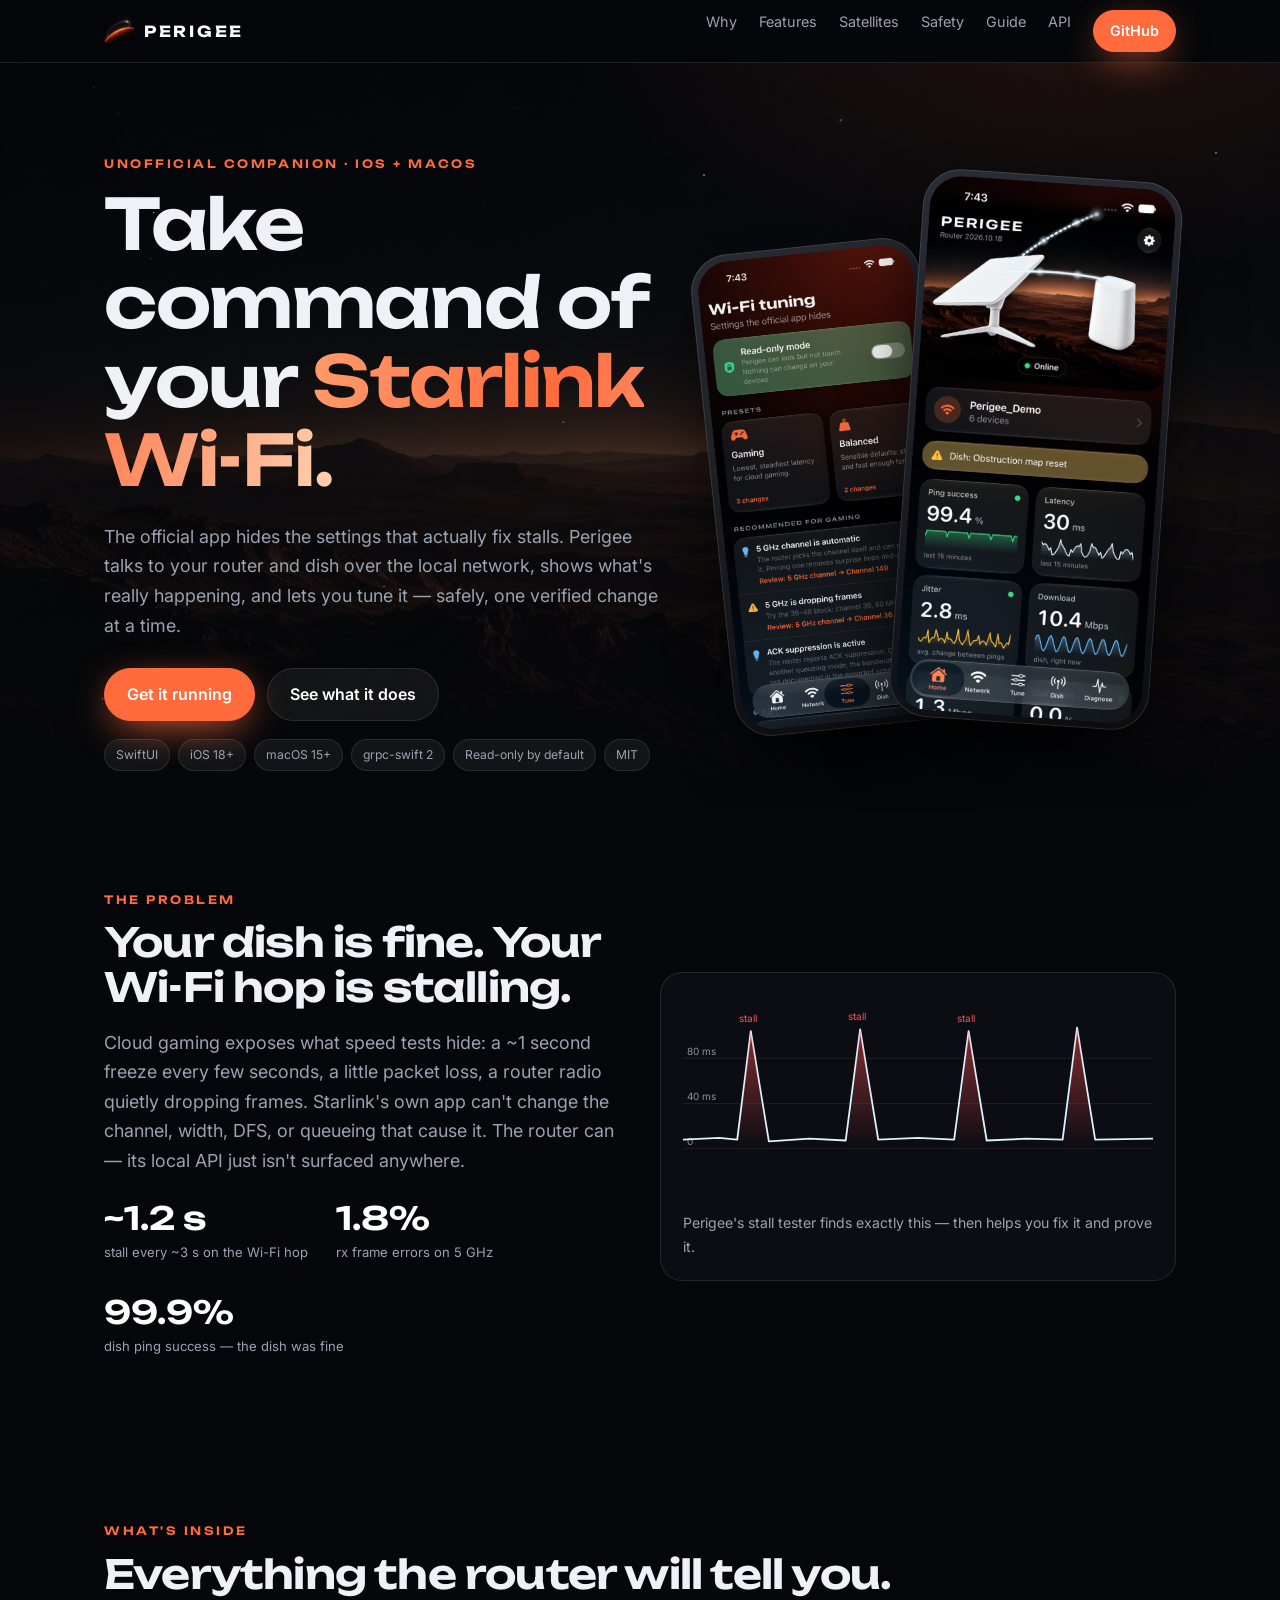
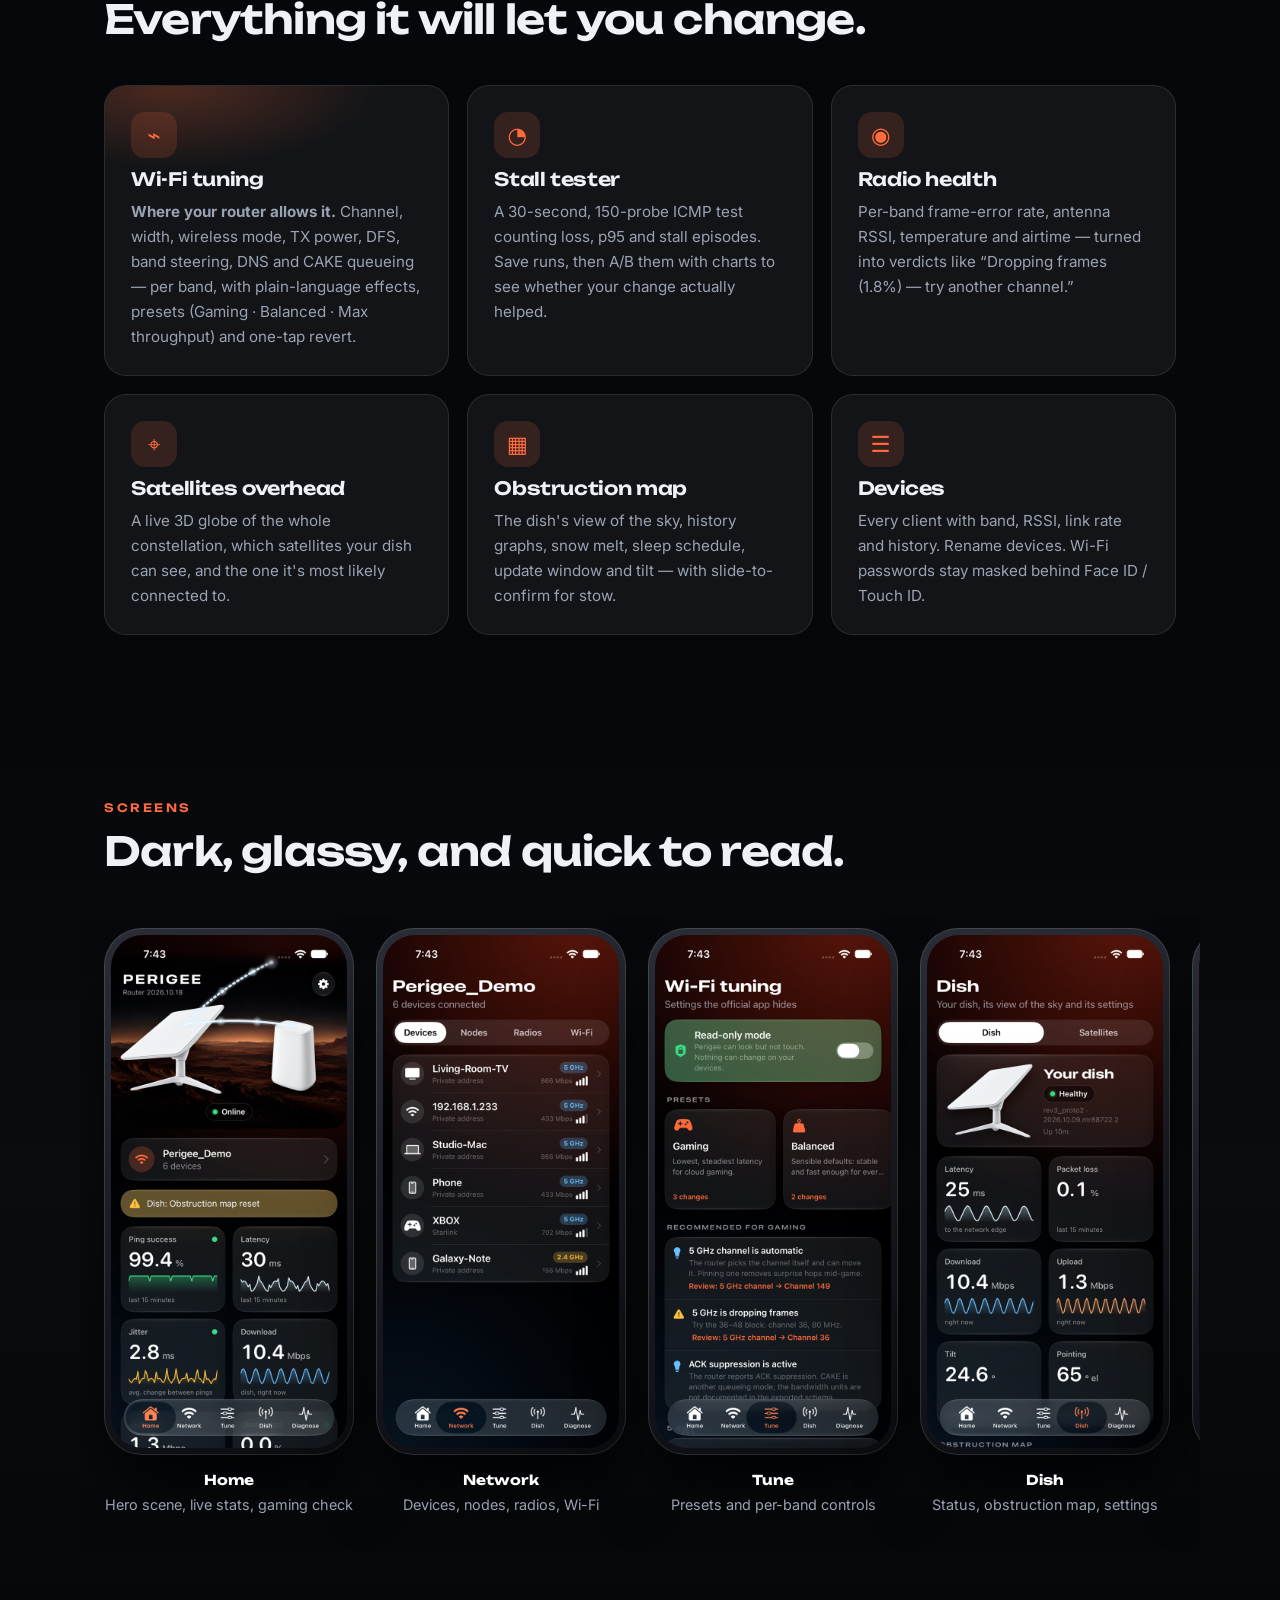
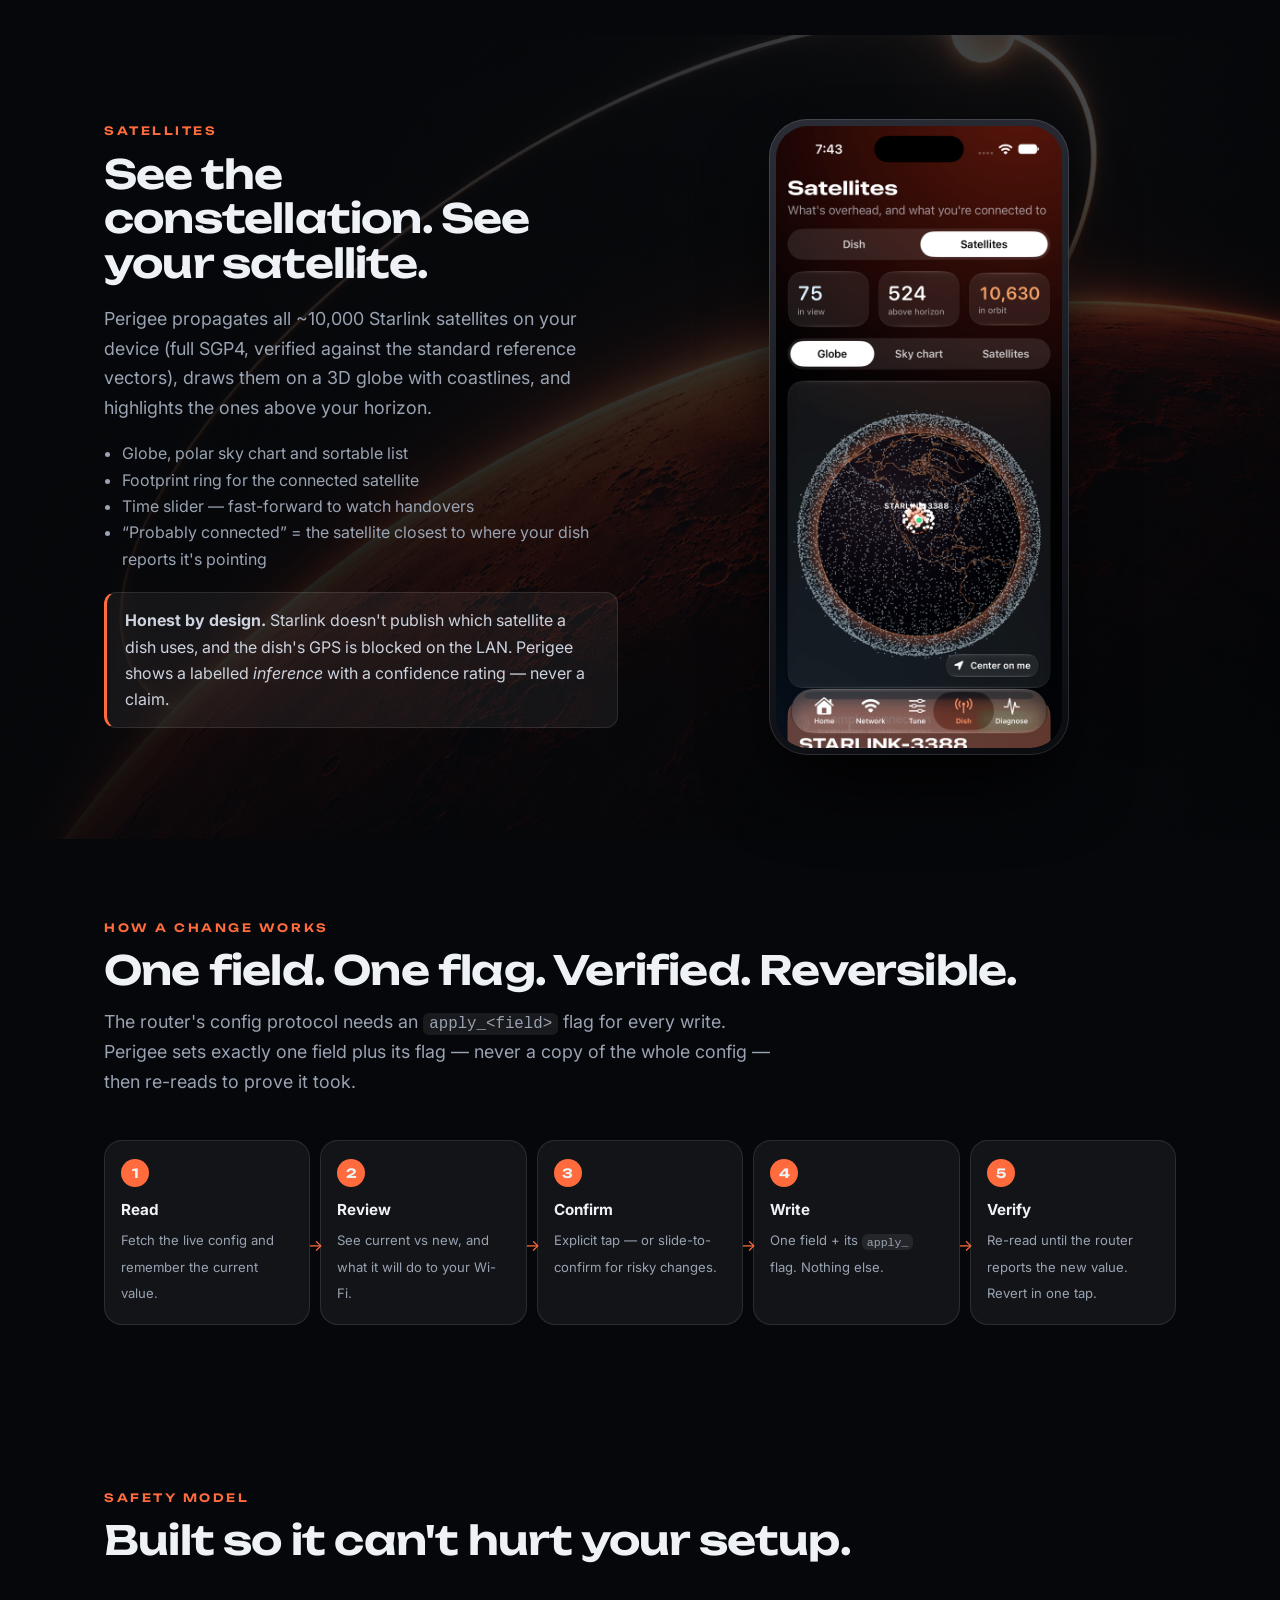
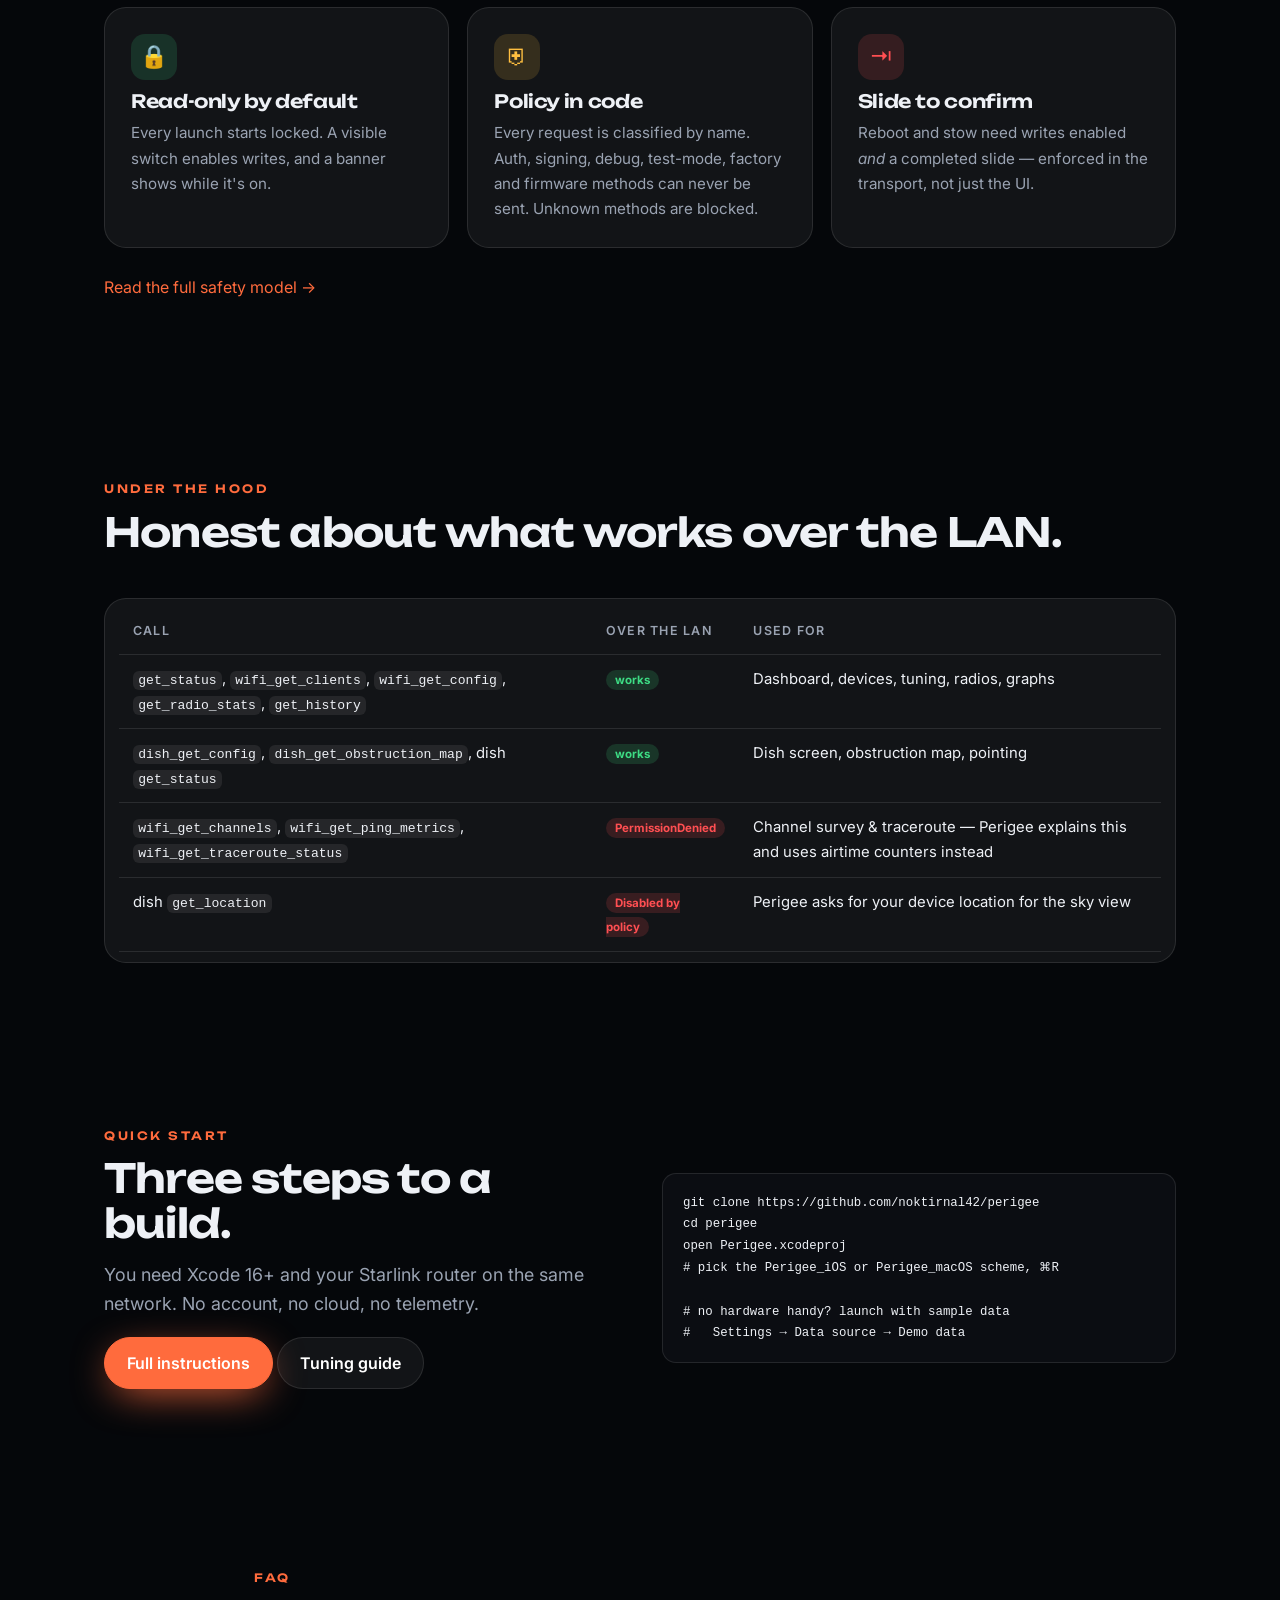
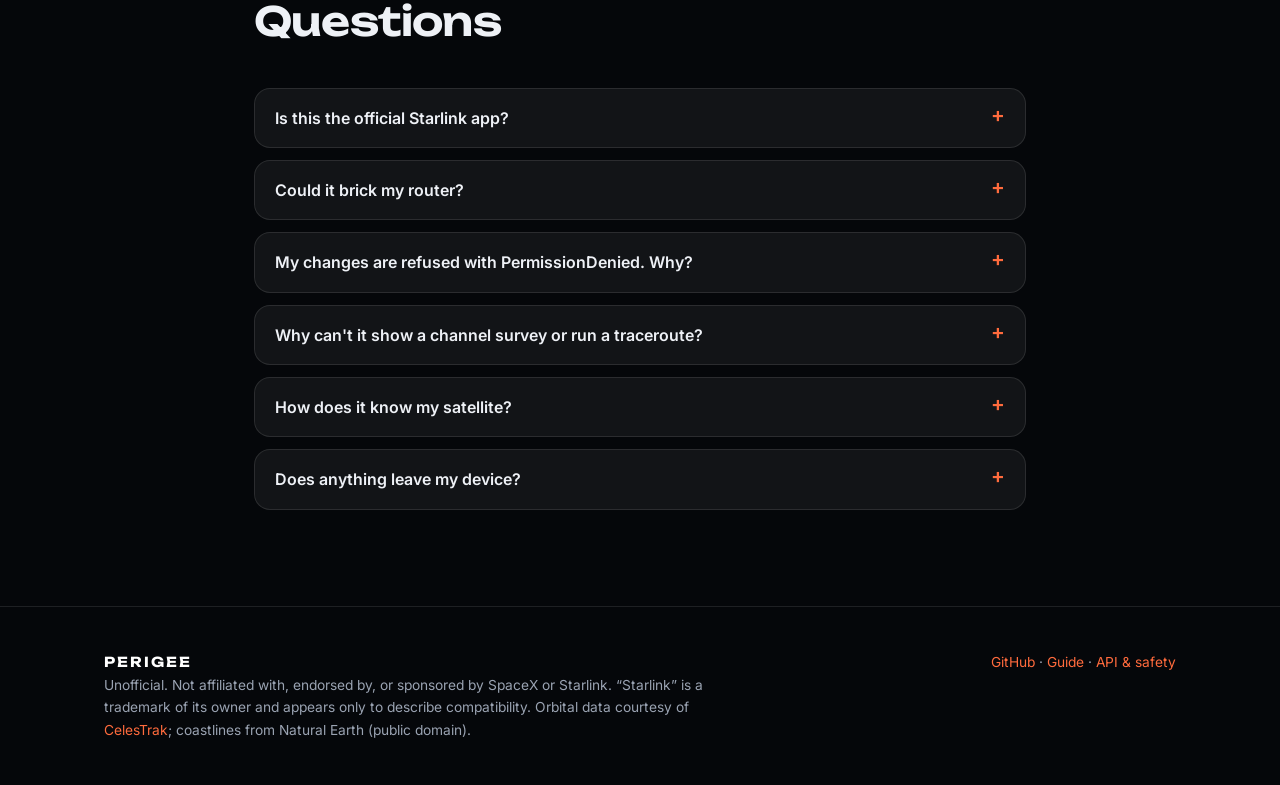
<file: docs/index.html>
<!doctype html>
<html lang="en">
<head>
<meta charset="utf-8">
<meta name="viewport" content="width=device-width,initial-scale=1">
<title>Perigee — the control room your Starlink Wi-Fi never had</title>
<meta name="description" content="Perigee is a native iOS and macOS companion for Starlink's local API: tune Wi-Fi channels, kill bufferbloat, measure stalls, and watch the satellites overhead. Open source, read-only by default.">
<meta property="og:title" content="Perigee — take command of your Starlink Wi-Fi">
<meta property="og:description" content="Native iOS + macOS app. Tune channels, CAKE and DFS, A/B test stalls, see which satellite you're connected to.">
<meta property="og:image" content="https://noktirnal42.github.io/perigee/assets/social.png">
<meta name="theme-color" content="#05070a">
<meta name="twitter:card" content="summary_large_image">
<link rel="icon" href="assets/icon-512.png">
<link rel="preconnect" href="https://fonts.googleapis.com"><link rel="preconnect" href="https://fonts.gstatic.com" crossorigin>
<link href="https://fonts.googleapis.com/css2?family=Inter:wght@400;500;600&family=Unbounded:wght@500;600;700&display=swap" rel="stylesheet">
<link rel="stylesheet" href="assets/site.css">
</head>
<body>
<nav><div class="wrap">
  <a class="brand" href="#top"><img src="assets/icon-512.png" alt="">PERIGEE</a>
  <div class="links"><a href="#why">Why</a><a href="#features">Features</a><a href="#sky">Satellites</a><a href="#safety">Safety</a><a href="guide.html">Guide</a><a href="api.html">API</a>
  <a class="btn primary" style="padding:8px 16px" href="https://github.com/noktirnal42/perigee">GitHub</a></div>
</div></nav>

<header class="hero" id="top">
  <div class="stars"></div>
  <div class="wrap hero-grid">
    <div>
      <span class="eyebrow">Unofficial companion · iOS + macOS</span>
      <h1>Take command of your <em>Starlink Wi-Fi.</em></h1>
      <p class="lead" style="margin-top:22px">The official app hides the settings that actually fix stalls. Perigee talks to your router and dish over the local network, shows what's really happening, and lets you tune it — safely, one verified change at a time.</p>
      <div class="cta">
        <a class="btn primary" href="https://github.com/noktirnal42/perigee#quick-start">Get it running</a>
        <a class="btn" href="#features">See what it does</a>
      </div>
      <div class="badges"><span class="badge">SwiftUI</span><span class="badge">iOS 18+</span><span class="badge">macOS 15+</span><span class="badge">grpc-swift 2</span><span class="badge">Read-only by default</span><span class="badge">MIT</span></div>
    </div>
    <div class="phone-stack" aria-hidden="true">
      <div class="phone b float d"><img src="assets/screens/ios-tune.png" alt="" loading="eager"></div>
      <div class="phone a float"><img src="assets/screens/ios-home.png" alt="Perigee home screen showing dish, router and live stats"></div>
    </div>
  </div>
</header>

<section id="why">
  <div class="wrap problem">
    <div class="reveal">
      <span class="eyebrow">The problem</span>
      <h2>Your dish is fine. Your Wi-Fi hop is stalling.</h2>
      <p class="lead" style="margin-top:18px">Cloud gaming exposes what speed tests hide: a ~1 second freeze every few seconds, a little packet loss, a router radio quietly dropping frames. Starlink's own app can't change the channel, width, DFS, or queueing that cause it. The router can — its local API just isn't surfaced anywhere.</p>
      <div class="stat-row">
        <div class="stat"><b>~1.2 s</b><span>stall every ~3 s on the Wi-Fi hop</span></div>
        <div class="stat"><b>1.8%</b><span>rx frame errors on 5 GHz</span></div>
        <div class="stat"><b>99.9%</b><span>dish ping success — the dish was fine</span></div>
      </div>
    </div>
    <div class="pingviz reveal">
      <svg viewBox="0 0 520 220" role="img" aria-label="Ping chart with periodic stalls">
        <defs><linearGradient id="g" x1="0" x2="0" y1="0" y2="1"><stop offset="0" stop-color="#ff4f52" stop-opacity=".5"/><stop offset="1" stop-color="#ff4f52" stop-opacity="0"/></linearGradient></defs>
        <g stroke="rgba(255,255,255,.08)"><path d="M0 170H520M0 120H520M0 70H520"/></g>
        <g fill="#8a93a3" font-size="11" font-family="Inter,sans-serif"><text x="4" y="66">80 ms</text><text x="4" y="116">40 ms</text><text x="4" y="166">0</text></g>
        <path d="M0 160 L40 158 L60 160 L75 40 L95 162 L140 159 L180 161 L196 38 L216 160 L260 158 L300 160 L316 40 L336 161 L380 159 L420 160 L436 36 L456 160 L520 159" fill="none" stroke="#dbf2ff" stroke-width="2" stroke-linejoin="round"/>
        <path d="M60 170 L75 40 L95 170Z M181 170 L196 38 L216 170Z M301 170 L316 40 L336 170Z M421 170 L436 36 L456 170Z" fill="url(#g)"/>
        <g fill="#ff4f52" font-size="11" font-family="Inter,sans-serif"><text x="62" y="30">stall</text><text x="183" y="28">stall</text><text x="303" y="30">stall</text></g>
      </svg>
      <p style="color:var(--muted);font-size:.88rem;margin:10px 0 0">Perigee's stall tester finds exactly this — then helps you fix it and prove it.</p>
    </div>
  </div>
</section>

<section id="features">
  <div class="wrap">
    <div class="sec-head reveal"><span class="eyebrow">What's inside</span><h2>Everything the router will tell you.<br>Everything it will let you change.</h2></div>
    <div class="grid g3">
      <div class="card glow reveal"><div class="ico">⌁</div><h3>Wi-Fi tuning</h3><p><b>Where your router allows it.</b> Channel, width, wireless mode, TX power, DFS, band steering, DNS and CAKE queueing — per band, with plain-language effects, presets (Gaming · Balanced · Max throughput) and one-tap revert.</p></div>
      <div class="card reveal"><div class="ico">◔</div><h3>Stall tester</h3><p>A 30-second, 150-probe ICMP test counting loss, p95 and stall episodes. Save runs, then A/B them with charts to see whether your change actually helped.</p></div>
      <div class="card reveal"><div class="ico">◉</div><h3>Radio health</h3><p>Per-band frame-error rate, antenna RSSI, temperature and airtime — turned into verdicts like “Dropping frames (1.8%) — try another channel.”</p></div>
      <div class="card reveal"><div class="ico">⌖</div><h3>Satellites overhead</h3><p>A live 3D globe of the whole constellation, which satellites your dish can see, and the one it's most likely connected to.</p></div>
      <div class="card reveal"><div class="ico">▦</div><h3>Obstruction map</h3><p>The dish's view of the sky, history graphs, snow melt, sleep schedule, update window and tilt — with slide-to-confirm for stow.</p></div>
      <div class="card reveal"><div class="ico">☰</div><h3>Devices</h3><p>Every client with band, RSSI, link rate and history. Rename devices. Wi-Fi passwords stay masked behind Face ID / Touch ID.</p></div>
    </div>
  </div>
</section>

<section style="background:linear-gradient(180deg,transparent,rgba(255,255,255,.02),transparent)">
  <div class="wrap">
    <div class="sec-head reveal"><span class="eyebrow">Screens</span><h2>Dark, glassy, and quick to read.</h2></div>
    <div class="shots reveal">
      <figure><div class="phone"><img src="assets/screens/ios-home.png" alt="Home" loading="lazy"></div><figcaption><b>Home</b>Hero scene, live stats, gaming check</figcaption></figure>
      <figure><div class="phone"><img src="assets/screens/ios-network.png" alt="Network" loading="lazy"></div><figcaption><b>Network</b>Devices, nodes, radios, Wi-Fi</figcaption></figure>
      <figure><div class="phone"><img src="assets/screens/ios-tune.png" alt="Tune" loading="lazy"></div><figcaption><b>Tune</b>Presets and per-band controls</figcaption></figure>
      <figure><div class="phone"><img src="assets/screens/ios-dish.png" alt="Dish" loading="lazy"></div><figcaption><b>Dish</b>Status, obstruction map, settings</figcaption></figure>
      <figure><div class="phone"><img src="assets/screens/ios-sky.png" alt="Satellites" loading="lazy"></div><figcaption><b>Satellites</b>3D globe and connection</figcaption></figure>
      <figure><div class="phone"><img src="assets/screens/ios-diagnostics.png" alt="Diagnostics" loading="lazy"></div><figcaption><b>Diagnose</b>Stall tester and A/B</figcaption></figure>
    </div>
  </div>
</section>

<section id="sky" class="sky-band">
  <div class="wrap split">
    <div class="reveal">
      <span class="eyebrow">Satellites</span>
      <h2>See the constellation. See your satellite.</h2>
      <p class="lead" style="margin-top:18px">Perigee propagates all ~10,000 Starlink satellites on your device (full SGP4, verified against the standard reference vectors), draws them on a 3D globe with coastlines, and highlights the ones above your horizon.</p>
      <ul style="color:var(--muted);padding-left:1.1em">
        <li>Globe, polar sky chart and sortable list</li>
        <li>Footprint ring for the connected satellite</li>
        <li>Time slider — fast-forward to watch handovers</li>
        <li>“Probably connected” = the satellite closest to where your dish reports it's pointing</li>
      </ul>
      <div class="callout"><b>Honest by design.</b> Starlink doesn't publish which satellite a dish uses, and the dish's GPS is blocked on the LAN. Perigee shows a labelled <i>inference</i> with a confidence rating — never a claim.</div>
    </div>
    <div class="reveal"><div class="phone" style="position:static;width:300px;margin:0 auto;transform:none"><img src="assets/screens/ios-sky.png" alt="3D globe with Starlink satellites" loading="lazy"></div></div>
  </div>
</section>

<section id="tuning">
  <div class="wrap">
    <div class="sec-head reveal"><span class="eyebrow">How a change works</span><h2>One field. One flag. Verified. Reversible.</h2>
      <p class="lead" style="margin-top:14px">The router's config protocol needs an <code>apply_&lt;field&gt;</code> flag for every write. Perigee sets exactly one field plus its flag — never a copy of the whole config — then re-reads to prove it took.</p></div>
    <div class="flow reveal">
      <div class="step"><b>Read</b><span>Fetch the live config and remember the current value.</span></div>
      <div class="step"><b>Review</b><span>See current vs new, and what it will do to your Wi-Fi.</span></div>
      <div class="step"><b>Confirm</b><span>Explicit tap — or slide-to-confirm for risky changes.</span></div>
      <div class="step"><b>Write</b><span>One field + its <code>apply_</code> flag. Nothing else.</span></div>
      <div class="step"><b>Verify</b><span>Re-read until the router reports the new value. Revert in one tap.</span></div>
    </div>
  </div>
</section>

<section id="safety">
  <div class="wrap">
    <div class="sec-head reveal"><span class="eyebrow">Safety model</span><h2>Built so it can't hurt your setup.</h2></div>
    <div class="grid g3">
      <div class="card reveal"><div class="ico" style="background:rgba(61,220,132,.15);color:var(--good)">🔒</div><h3>Read-only by default</h3><p>Every launch starts locked. A visible switch enables writes, and a banner shows while it's on.</p></div>
      <div class="card reveal"><div class="ico" style="background:rgba(255,191,64,.15);color:var(--warn)">⛨</div><h3>Policy in code</h3><p>Every request is classified by name. Auth, signing, debug, test-mode, factory and firmware methods can never be sent. Unknown methods are blocked.</p></div>
      <div class="card reveal"><div class="ico" style="background:rgba(255,79,82,.15);color:var(--bad)">⇥</div><h3>Slide to confirm</h3><p>Reboot and stow need writes enabled <i>and</i> a completed slide — enforced in the transport, not just the UI.</p></div>
    </div>
    <p style="margin-top:26px" class="reveal"><a href="api.html#safety">Read the full safety model →</a></p>
  </div>
</section>

<section>
  <div class="wrap">
    <div class="sec-head reveal"><span class="eyebrow">Under the hood</span><h2>Honest about what works over the LAN.</h2></div>
    <div class="card reveal" style="padding:10px 14px"><table>
      <tr><th>Call</th><th>Over the LAN</th><th>Used for</th></tr>
      <tr><td><code>get_status</code>, <code>wifi_get_clients</code>, <code>wifi_get_config</code>, <code>get_radio_stats</code>, <code>get_history</code></td><td><span class="tag ok">works</span></td><td>Dashboard, devices, tuning, radios, graphs</td></tr>
      <tr><td><code>dish_get_config</code>, <code>dish_get_obstruction_map</code>, dish <code>get_status</code></td><td><span class="tag ok">works</span></td><td>Dish screen, obstruction map, pointing</td></tr>
      <tr><td><code>wifi_get_channels</code>, <code>wifi_get_ping_metrics</code>, <code>wifi_get_traceroute_status</code></td><td><span class="tag no">PermissionDenied</span></td><td>Channel survey & traceroute — Perigee explains this and uses airtime counters instead</td></tr>
      <tr><td>dish <code>get_location</code></td><td><span class="tag no">Disabled by policy</span></td><td>Perigee asks for your device location for the sky view</td></tr>
    </table></div>
  </div>
</section>

<section id="start">
  <div class="wrap split">
    <div class="reveal">
      <span class="eyebrow">Quick start</span><h2>Three steps to a build.</h2>
      <p class="lead" style="margin-top:14px">You need Xcode 16+ and your Starlink router on the same network. No account, no cloud, no telemetry.</p>
      <p><a class="btn primary" href="https://github.com/noktirnal42/perigee#quick-start">Full instructions</a> <a class="btn" href="guide.html">Tuning guide</a></p>
    </div>
    <pre class="reveal"><code>git clone https://github.com/noktirnal42/perigee
cd perigee
open Perigee.xcodeproj
# pick the Perigee_iOS or Perigee_macOS scheme, ⌘R

# no hardware handy? launch with sample data
#   Settings → Data source → Demo data</code></pre>
  </div>
</section>

<section>
  <div class="wrap" style="max-width:820px">
    <div class="sec-head reveal"><span class="eyebrow">FAQ</span><h2>Questions</h2></div>
    <details class="reveal"><summary>Is this the official Starlink app?</summary><p>No. Perigee is an independent, open-source companion. It isn't made, endorsed or supported by SpaceX or Starlink, and uses none of their logos or artwork.</p></details>
    <details class="reveal"><summary>Could it brick my router?</summary><p>It's designed not to: writes are off by default, limited to documented single-field config changes, verified after sending, and revertible. Factory-reset, firmware and debug calls are blocked in code. Even so, changing Wi-Fi settings can briefly drop your devices — you're always warned first.</p></details>
    <details class="reveal"><summary>My changes are refused with PermissionDenied. Why?</summary><p>Some routers only accept configuration writes from Starlink's own authenticated app, not from the local network. Perigee detects the refusal, explains it, stops retrying, and switches that device to view-only. You still get live status, radio health, the stall tester and A/B comparison, plus a shareable plan of recommended settings to apply on your own router. Perigee will never try to authenticate or bypass the refusal.</p></details>
    <details class="reveal"><summary>Why can't it show a channel survey or run a traceroute?</summary><p>The router refuses those calls from the local network (<code>PermissionDenied</code>). Perigee detects that at runtime, tells you plainly, and works around it where it can.</p></details>
    <details class="reveal"><summary>How does it know my satellite?</summary><p>It doesn't know — it infers. The dish reports its boresight azimuth/elevation; Perigee computes where every satellite is right now and picks the closest. You get a confidence rating and the raw angular separation.</p></details>
    <details class="reveal"><summary>Does anything leave my device?</summary><p>Only a public download of satellite orbital data from CelesTrak (no personal data). Your location, Wi-Fi details and test results stay on your device.</p></details>
  </div>
</section>

<footer><div class="wrap cols">
  <div class="fine"><b style="color:#fff;font-family:var(--wide);letter-spacing:.15em">PERIGEE</b><br>Unofficial. Not affiliated with, endorsed by, or sponsored by SpaceX or Starlink. “Starlink” is a trademark of its owner and appears only to describe compatibility. Orbital data courtesy of <a href="https://celestrak.org">CelesTrak</a>; coastlines from Natural Earth (public domain).</div>
  <div><a href="https://github.com/noktirnal42/perigee">GitHub</a> · <a href="guide.html">Guide</a> · <a href="api.html">API &amp; safety</a></div>
</div></footer>
<script src="assets/site.js"></script>
</body></html>
</file>
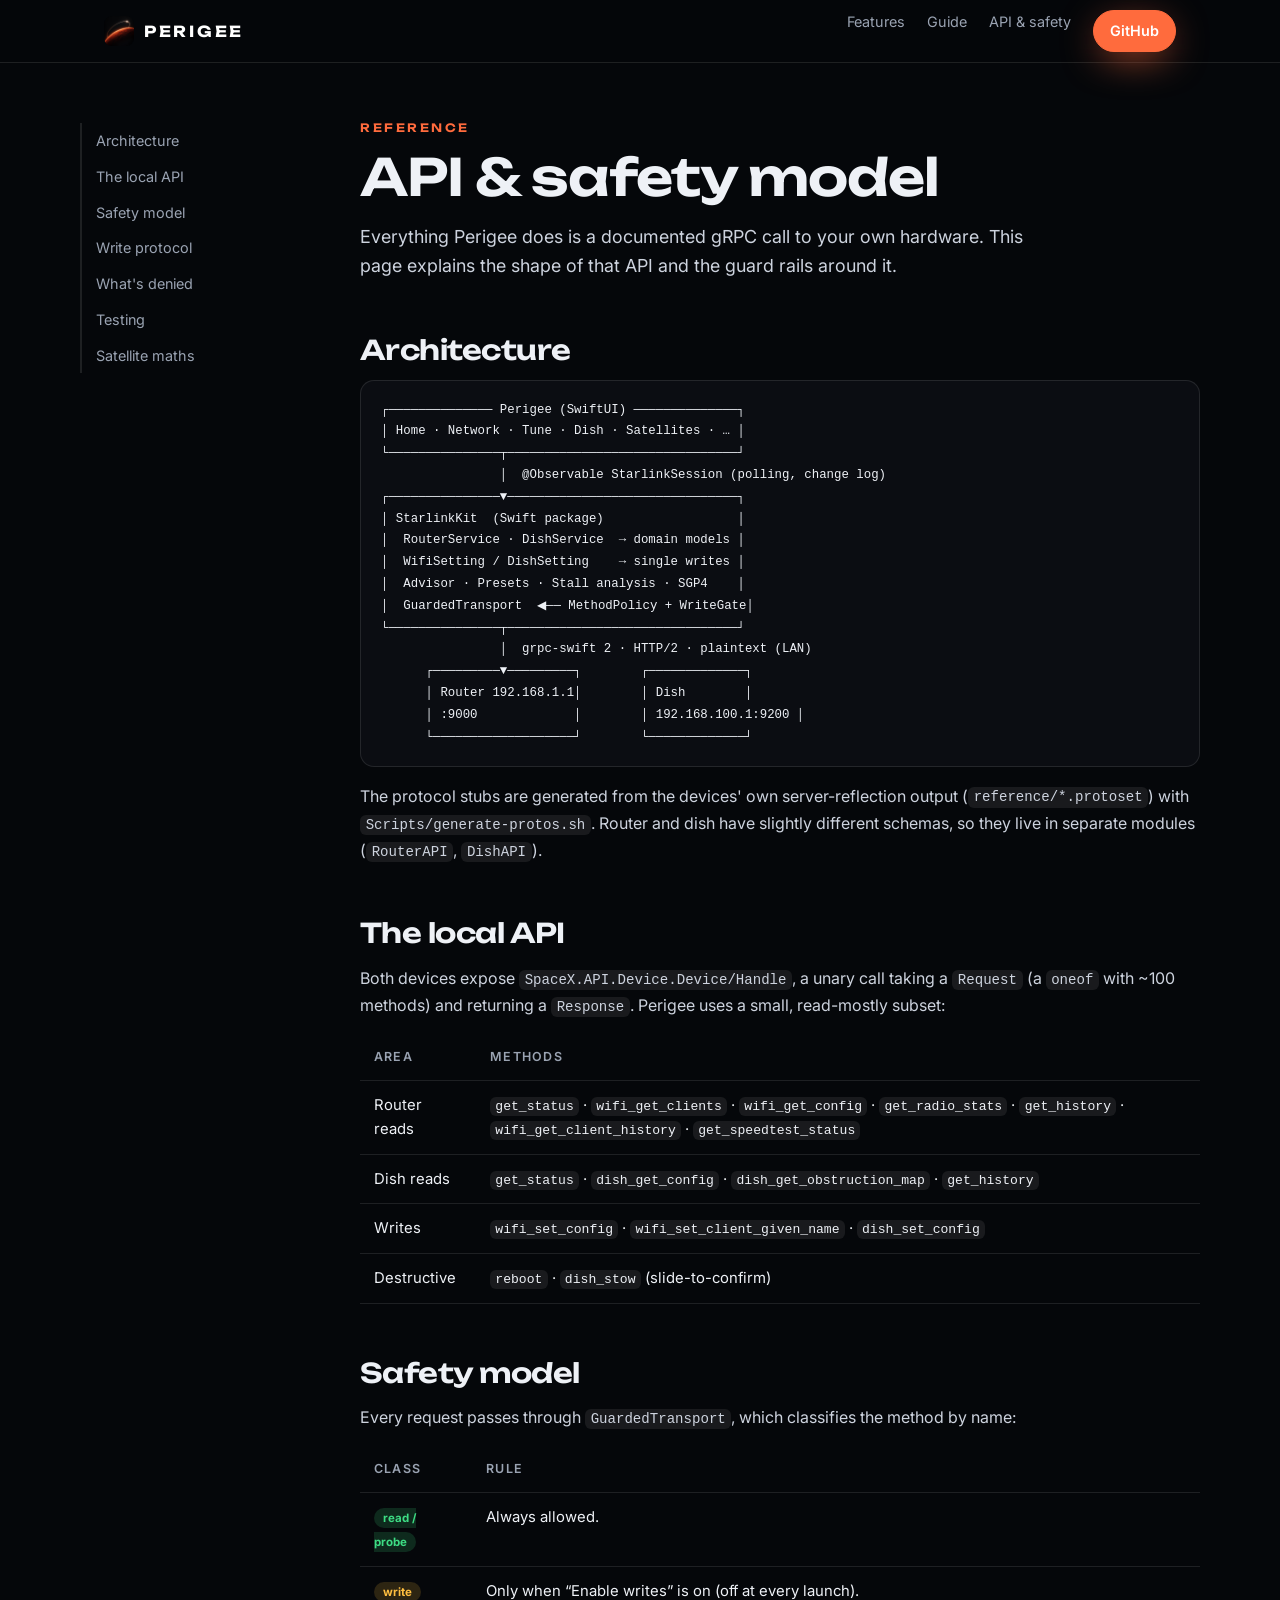
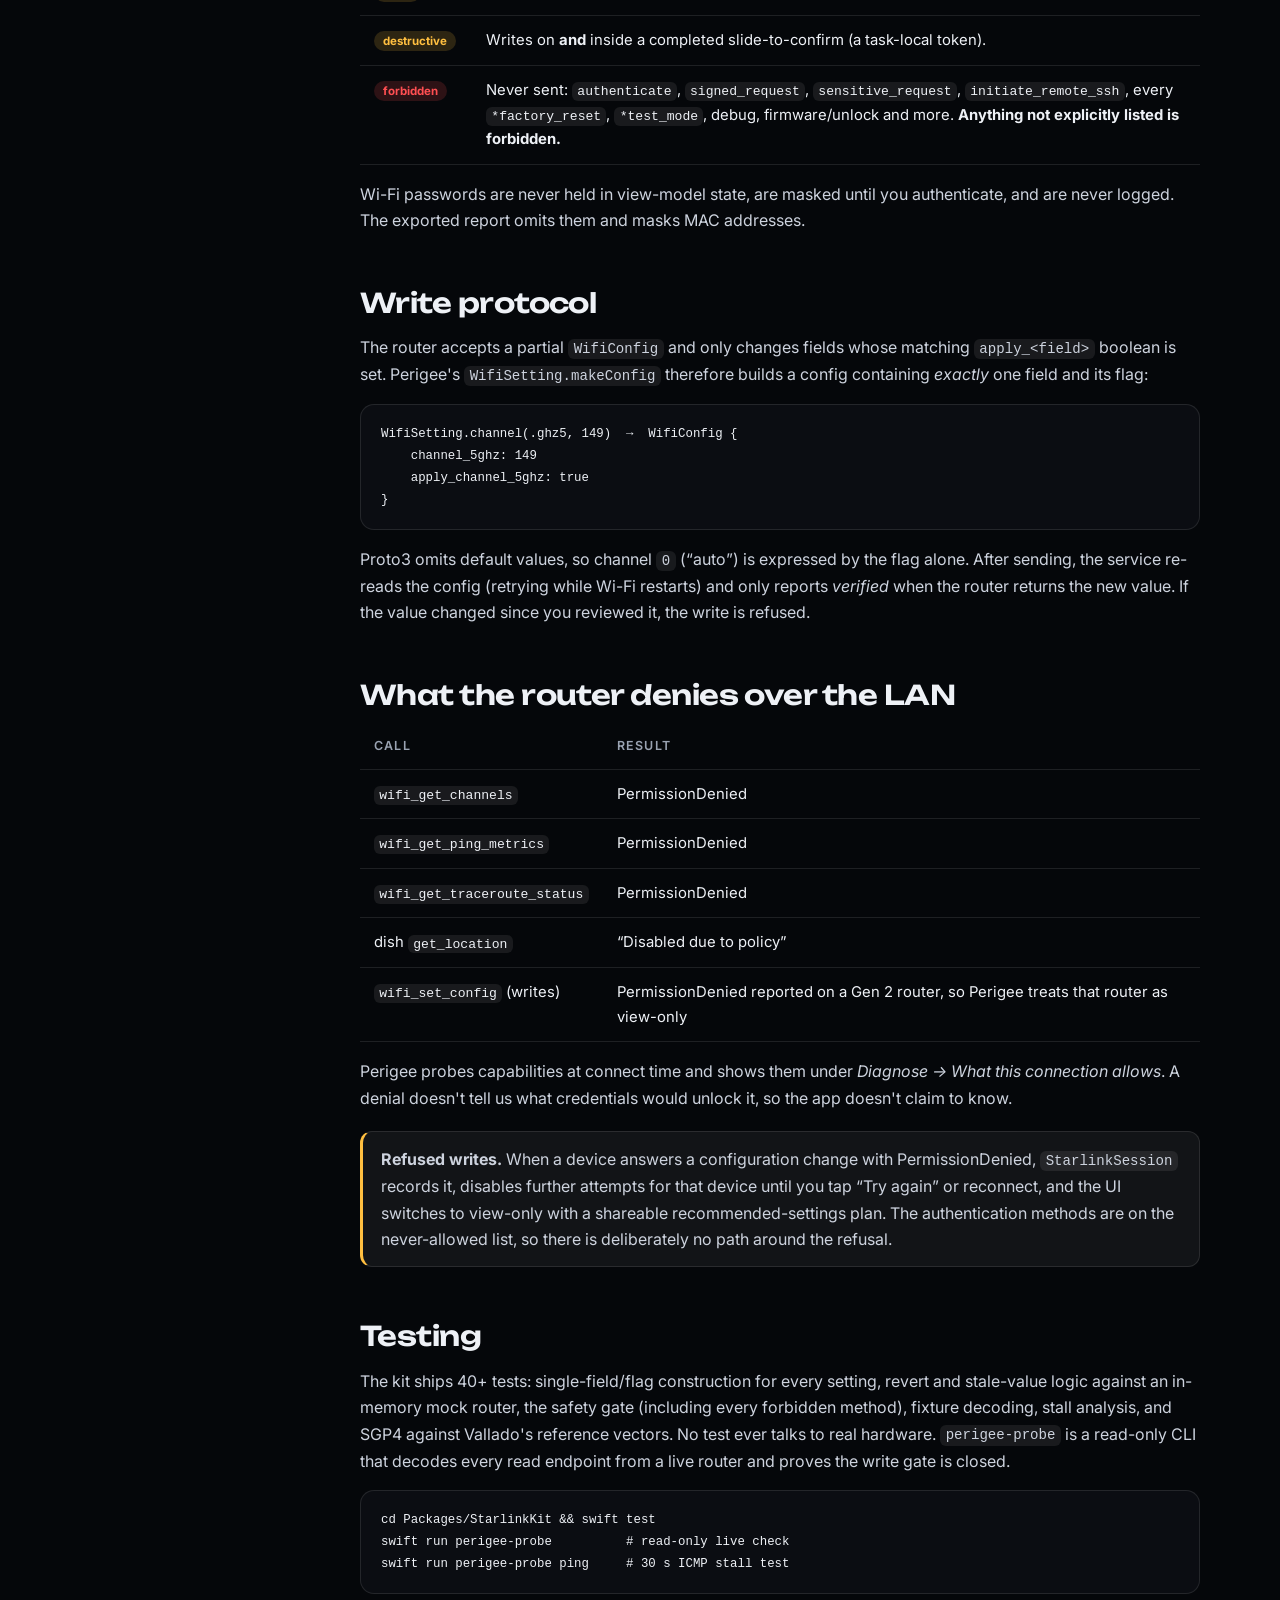
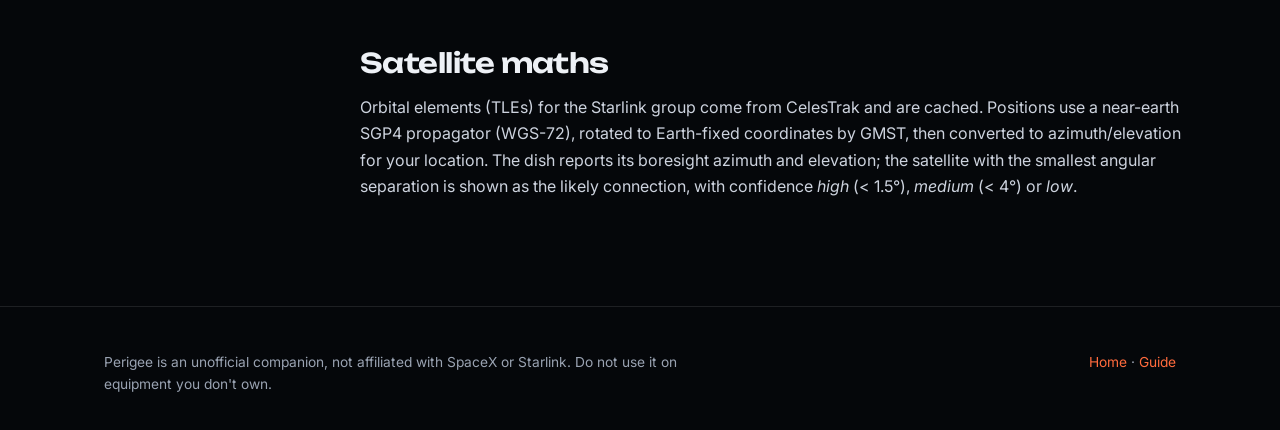
<file: docs/api.html>
<!doctype html><html lang="en"><head><meta charset="utf-8"><meta name="viewport" content="width=device-width,initial-scale=1">
<title>API & safety model · Perigee</title><meta name="description" content="How Perigee talks to Starlink's local gRPC API, what it blocks, and how writes work."><meta name="theme-color" content="#05070a"><link rel="icon" href="assets/icon-512.png">
<link rel="preconnect" href="https://fonts.googleapis.com"><link rel="preconnect" href="https://fonts.gstatic.com" crossorigin>
<link href="https://fonts.googleapis.com/css2?family=Inter:wght@400;500;600&family=Unbounded:wght@500;600;700&display=swap" rel="stylesheet">
<link rel="stylesheet" href="assets/site.css"></head><body>
<nav><div class="wrap"><a class="brand" href="index.html"><img src="assets/icon-512.png" alt="">PERIGEE</a>
<div class="links"><a href="index.html#features">Features</a><a href="guide.html">Guide</a><a href="api.html">API &amp; safety</a><a class="btn primary" style="padding:8px 16px" href="https://github.com/noktirnal42/perigee">GitHub</a></div></div></nav>
<div class="wrap doc">
<aside><a href="#arch">Architecture</a><a href="#api">The local API</a><a href="#safety">Safety model</a><a href="#writes">Write protocol</a><a href="#perm">What's denied</a><a href="#tests">Testing</a><a href="#sky">Satellite maths</a></aside>
<article>
<span class="eyebrow">Reference</span><h1 style="font-size:clamp(2rem,4.5vw,3.2rem)">API &amp; safety model</h1>
<p class="lead" style="margin-top:16px">Everything Perigee does is a documented gRPC call to your own hardware. This page explains the shape of that API and the guard rails around it.</p>

<h2 id="arch">Architecture</h2>
<pre><code>┌────────────── Perigee (SwiftUI) ──────────────┐
│ Home · Network · Tune · Dish · Satellites · … │
└───────────────┬───────────────────────────────┘
                │  @Observable StarlinkSession (polling, change log)
┌───────────────▼───────────────────────────────┐
│ StarlinkKit  (Swift package)                  │
│  RouterService · DishService  → domain models │
│  WifiSetting / DishSetting    → single writes │
│  Advisor · Presets · Stall analysis · SGP4    │
│  GuardedTransport  ◀── MethodPolicy + WriteGate│
└───────────────┬───────────────────────────────┘
                │  grpc-swift 2 · HTTP/2 · plaintext (LAN)
      ┌─────────▼─────────┐        ┌─────────────┐
      │ Router 192.168.1.1│        │ Dish        │
      │ :9000             │        │ 192.168.100.1:9200 │
      └───────────────────┘        └─────────────┘</code></pre>
<p>The protocol stubs are generated from the devices' own server-reflection output (<code>reference/*.protoset</code>) with <code>Scripts/generate-protos.sh</code>. Router and dish have slightly different schemas, so they live in separate modules (<code>RouterAPI</code>, <code>DishAPI</code>).</p>

<h2 id="api">The local API</h2>
<p>Both devices expose <code>SpaceX.API.Device.Device/Handle</code>, a unary call taking a <code>Request</code> (a <code>oneof</code> with ~100 methods) and returning a <code>Response</code>. Perigee uses a small, read-mostly subset:</p>
<table><tr><th>Area</th><th>Methods</th></tr>
<tr><td>Router reads</td><td><code>get_status</code> · <code>wifi_get_clients</code> · <code>wifi_get_config</code> · <code>get_radio_stats</code> · <code>get_history</code> · <code>wifi_get_client_history</code> · <code>get_speedtest_status</code></td></tr>
<tr><td>Dish reads</td><td><code>get_status</code> · <code>dish_get_config</code> · <code>dish_get_obstruction_map</code> · <code>get_history</code></td></tr>
<tr><td>Writes</td><td><code>wifi_set_config</code> · <code>wifi_set_client_given_name</code> · <code>dish_set_config</code></td></tr>
<tr><td>Destructive</td><td><code>reboot</code> · <code>dish_stow</code> (slide-to-confirm)</td></tr></table>

<h2 id="safety">Safety model</h2>
<p>Every request passes through <code>GuardedTransport</code>, which classifies the method by name:</p>
<table><tr><th>Class</th><th>Rule</th></tr>
<tr><td><span class="tag ok">read / probe</span></td><td>Always allowed.</td></tr>
<tr><td><span class="tag warn">write</span></td><td>Only when “Enable writes” is on (off at every launch).</td></tr>
<tr><td><span class="tag warn">destructive</span></td><td>Writes on <b>and</b> inside a completed slide-to-confirm (a task-local token).</td></tr>
<tr><td><span class="tag no">forbidden</span></td><td>Never sent: <code>authenticate</code>, <code>signed_request</code>, <code>sensitive_request</code>, <code>initiate_remote_ssh</code>, every <code>*factory_reset</code>, <code>*test_mode</code>, debug, firmware/unlock and more. <b>Anything not explicitly listed is forbidden.</b></td></tr></table>
<p>Wi-Fi passwords are never held in view-model state, are masked until you authenticate, and are never logged. The exported report omits them and masks MAC addresses.</p>

<h2 id="writes">Write protocol</h2>
<p>The router accepts a partial <code>WifiConfig</code> and only changes fields whose matching <code>apply_&lt;field&gt;</code> boolean is set. Perigee's <code>WifiSetting.makeConfig</code> therefore builds a config containing <i>exactly</i> one field and its flag:</p>
<pre><code>WifiSetting.channel(.ghz5, 149)  →  WifiConfig {
    channel_5ghz: 149
    apply_channel_5ghz: true
}</code></pre>
<p>Proto3 omits default values, so channel <code>0</code> (“auto”) is expressed by the flag alone. After sending, the service re-reads the config (retrying while Wi-Fi restarts) and only reports <i>verified</i> when the router returns the new value. If the value changed since you reviewed it, the write is refused.</p>

<h2 id="perm">What the router denies over the LAN</h2>
<table><tr><th>Call</th><th>Result</th></tr>
<tr><td><code>wifi_get_channels</code></td><td>PermissionDenied</td></tr><tr><td><code>wifi_get_ping_metrics</code></td><td>PermissionDenied</td></tr>
<tr><td><code>wifi_get_traceroute_status</code></td><td>PermissionDenied</td></tr><tr><td>dish <code>get_location</code></td><td>“Disabled due to policy”</td></tr>
<tr><td><code>wifi_set_config</code> (writes)</td><td>PermissionDenied reported on a Gen 2 router, so Perigee treats that router as view-only</td></tr></table>
<p>Perigee probes capabilities at connect time and shows them under <i>Diagnose → What this connection allows</i>. A denial doesn't tell us what credentials would unlock it, so the app doesn't claim to know.</p>

<div class="callout warn"><b>Refused writes.</b> When a device answers a configuration change with PermissionDenied, <code>StarlinkSession</code> records it, disables further attempts for that device until you tap “Try again” or reconnect, and the UI switches to view-only with a shareable recommended-settings plan. The authentication methods are on the never-allowed list, so there is deliberately no path around the refusal.</div>

<h2 id="tests">Testing</h2>
<p>The kit ships 40+ tests: single-field/flag construction for every setting, revert and stale-value logic against an in-memory mock router, the safety gate (including every forbidden method), fixture decoding, stall analysis, and SGP4 against Vallado's reference vectors. No test ever talks to real hardware. <code>perigee-probe</code> is a read-only CLI that decodes every read endpoint from a live router and proves the write gate is closed.</p>
<pre><code>cd Packages/StarlinkKit && swift test
swift run perigee-probe          # read-only live check
swift run perigee-probe ping     # 30 s ICMP stall test</code></pre>

<h2 id="sky">Satellite maths</h2>
<p>Orbital elements (TLEs) for the Starlink group come from CelesTrak and are cached. Positions use a near-earth SGP4 propagator (WGS-72), rotated to Earth-fixed coordinates by GMST, then converted to azimuth/elevation for your location. The dish reports its boresight azimuth and elevation; the satellite with the smallest angular separation is shown as the likely connection, with confidence <i>high</i> (&lt; 1.5°), <i>medium</i> (&lt; 4°) or <i>low</i>.</p>
</article></div>
<footer><div class="wrap cols"><div class="fine">Perigee is an unofficial companion, not affiliated with SpaceX or Starlink. Do not use it on equipment you don't own.</div><div><a href="index.html">Home</a> · <a href="guide.html">Guide</a></div></div></footer>
<script src="assets/site.js"></script></body></html>
</file>
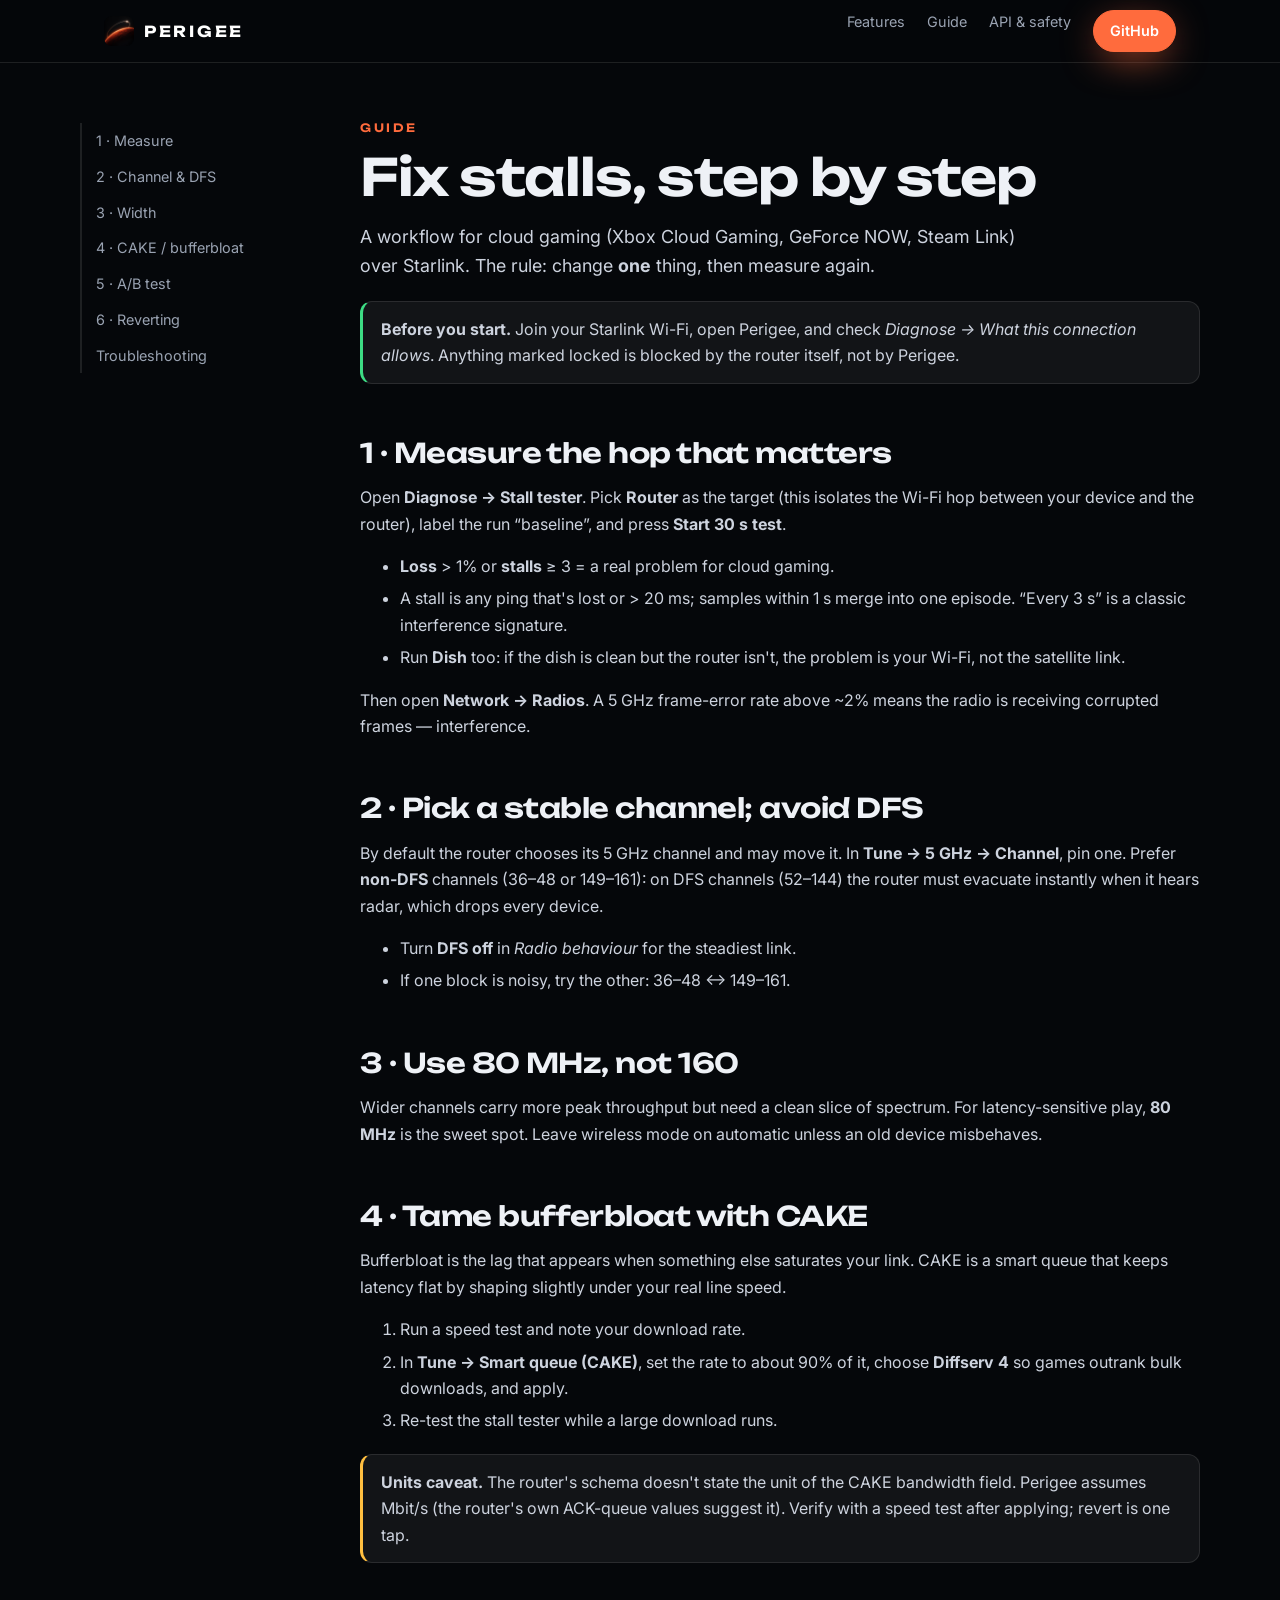
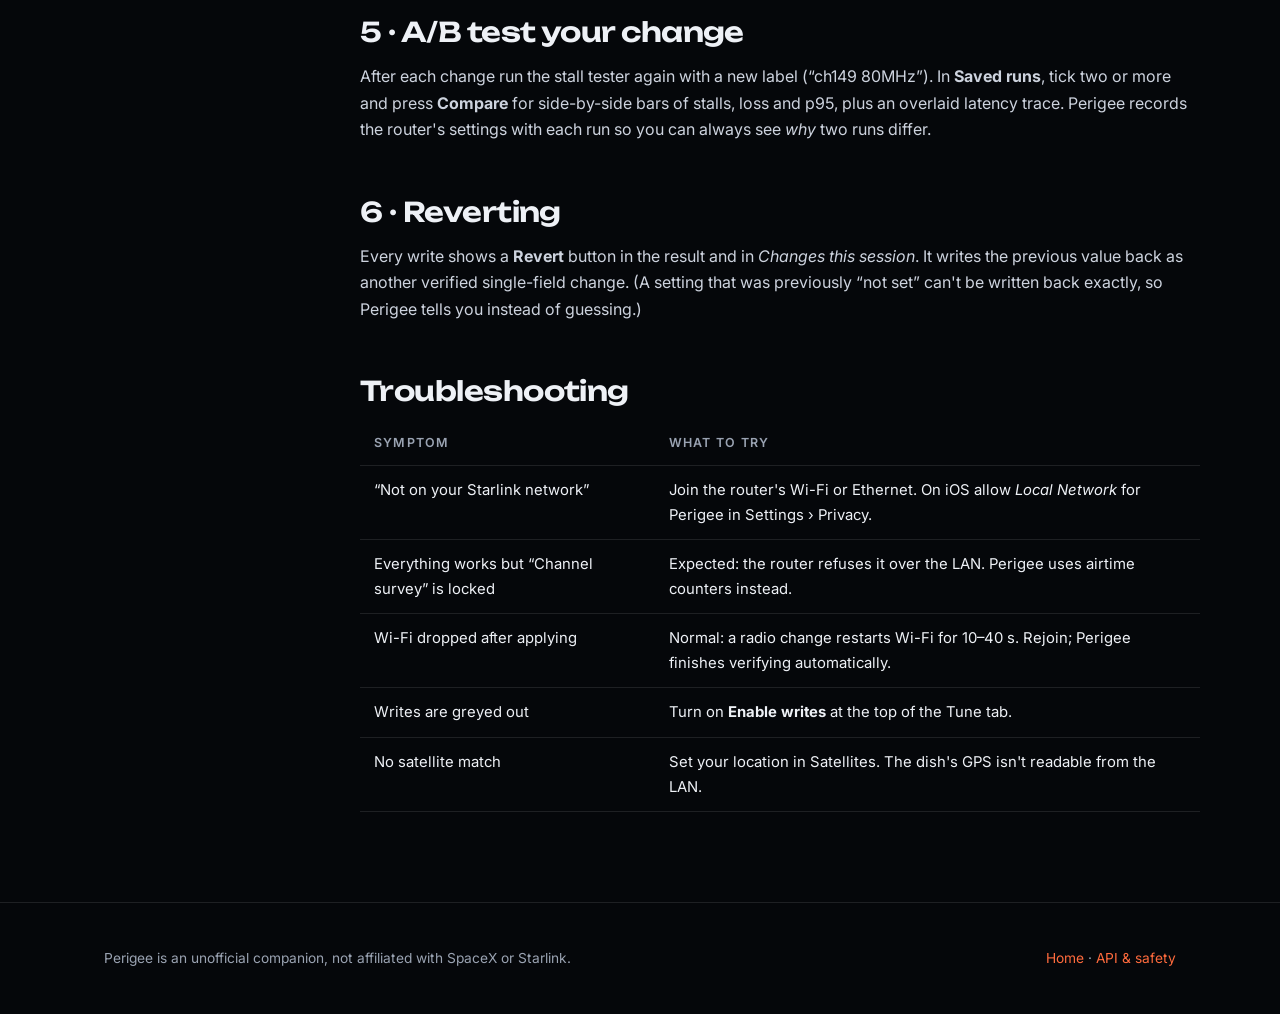
<file: docs/guide.html>
<!doctype html><html lang="en"><head><meta charset="utf-8"><meta name="viewport" content="width=device-width,initial-scale=1">
<title>Tuning guide · Perigee</title><meta name="description" content="How to fix Wi-Fi stalls and bufferbloat on Starlink with Perigee."><meta name="theme-color" content="#05070a"><link rel="icon" href="assets/icon-512.png">
<link rel="preconnect" href="https://fonts.googleapis.com"><link rel="preconnect" href="https://fonts.gstatic.com" crossorigin>
<link href="https://fonts.googleapis.com/css2?family=Inter:wght@400;500;600&family=Unbounded:wght@500;600;700&display=swap" rel="stylesheet">
<link rel="stylesheet" href="assets/site.css"></head><body>
<nav><div class="wrap"><a class="brand" href="index.html"><img src="assets/icon-512.png" alt="">PERIGEE</a>
<div class="links"><a href="index.html#features">Features</a><a href="guide.html">Guide</a><a href="api.html">API &amp; safety</a><a class="btn primary" style="padding:8px 16px" href="https://github.com/noktirnal42/perigee">GitHub</a></div></div></nav>
<div class="wrap doc">
<aside><a href="#measure">1 · Measure</a><a href="#channel">2 · Channel & DFS</a><a href="#width">3 · Width</a><a href="#cake">4 · CAKE / bufferbloat</a><a href="#ab">5 · A/B test</a><a href="#revert">6 · Reverting</a><a href="#trouble">Troubleshooting</a></aside>
<article>
<span class="eyebrow">Guide</span><h1 style="font-size:clamp(2rem,4.5vw,3.2rem)">Fix stalls, step by step</h1>
<p class="lead" style="margin-top:16px">A workflow for cloud gaming (Xbox Cloud Gaming, GeForce NOW, Steam Link) over Starlink. The rule: change <b>one</b> thing, then measure again.</p>
<div class="callout good"><b>Before you start.</b> Join your Starlink Wi-Fi, open Perigee, and check <i>Diagnose → What this connection allows</i>. Anything marked locked is blocked by the router itself, not by Perigee.</div>

<h2 id="measure">1 · Measure the hop that matters</h2>
<p>Open <b>Diagnose → Stall tester</b>. Pick <b>Router</b> as the target (this isolates the Wi-Fi hop between your device and the router), label the run “baseline”, and press <b>Start 30 s test</b>.</p>
<ul><li><b>Loss</b> &gt; 1% or <b>stalls</b> ≥ 3 = a real problem for cloud gaming.</li><li>A stall is any ping that's lost or &gt; 20 ms; samples within 1 s merge into one episode. “Every 3 s” is a classic interference signature.</li><li>Run <b>Dish</b> too: if the dish is clean but the router isn't, the problem is your Wi-Fi, not the satellite link.</li></ul>
<p>Then open <b>Network → Radios</b>. A 5 GHz frame-error rate above ~2% means the radio is receiving corrupted frames — interference.</p>

<h2 id="channel">2 · Pick a stable channel; avoid DFS</h2>
<p>By default the router chooses its 5 GHz channel and may move it. In <b>Tune → 5 GHz → Channel</b>, pin one. Prefer <b>non-DFS</b> channels (36–48 or 149–161): on DFS channels (52–144) the router must evacuate instantly when it hears radar, which drops every device.</p>
<ul><li>Turn <b>DFS off</b> in <i>Radio behaviour</i> for the steadiest link.</li><li>If one block is noisy, try the other: 36–48 ↔ 149–161.</li></ul>

<h2 id="width">3 · Use 80 MHz, not 160</h2>
<p>Wider channels carry more peak throughput but need a clean slice of spectrum. For latency-sensitive play, <b>80 MHz</b> is the sweet spot. Leave wireless mode on automatic unless an old device misbehaves.</p>

<h2 id="cake">4 · Tame bufferbloat with CAKE</h2>
<p>Bufferbloat is the lag that appears when something else saturates your link. CAKE is a smart queue that keeps latency flat by shaping slightly under your real line speed.</p>
<ol><li>Run a speed test and note your download rate.</li><li>In <b>Tune → Smart queue (CAKE)</b>, set the rate to about 90% of it, choose <b>Diffserv 4</b> so games outrank bulk downloads, and apply.</li><li>Re-test the stall tester while a large download runs.</li></ol>
<div class="callout warn"><b>Units caveat.</b> The router's schema doesn't state the unit of the CAKE bandwidth field. Perigee assumes Mbit/s (the router's own ACK-queue values suggest it). Verify with a speed test after applying; revert is one tap.</div>

<h2 id="ab">5 · A/B test your change</h2>
<p>After each change run the stall tester again with a new label (“ch149 80MHz”). In <b>Saved runs</b>, tick two or more and press <b>Compare</b> for side-by-side bars of stalls, loss and p95, plus an overlaid latency trace. Perigee records the router's settings with each run so you can always see <i>why</i> two runs differ.</p>

<h2 id="revert">6 · Reverting</h2>
<p>Every write shows a <b>Revert</b> button in the result and in <i>Changes this session</i>. It writes the previous value back as another verified single-field change. (A setting that was previously “not set” can't be written back exactly, so Perigee tells you instead of guessing.)</p>

<h2 id="trouble">Troubleshooting</h2>
<table><tr><th>Symptom</th><th>What to try</th></tr>
<tr><td>“Not on your Starlink network”</td><td>Join the router's Wi-Fi or Ethernet. On iOS allow <i>Local Network</i> for Perigee in Settings › Privacy.</td></tr>
<tr><td>Everything works but “Channel survey” is locked</td><td>Expected: the router refuses it over the LAN. Perigee uses airtime counters instead.</td></tr>
<tr><td>Wi-Fi dropped after applying</td><td>Normal: a radio change restarts Wi-Fi for 10–40 s. Rejoin; Perigee finishes verifying automatically.</td></tr>
<tr><td>Writes are greyed out</td><td>Turn on <b>Enable writes</b> at the top of the Tune tab.</td></tr>
<tr><td>No satellite match</td><td>Set your location in Satellites. The dish's GPS isn't readable from the LAN.</td></tr></table>
</article></div>
<footer><div class="wrap cols"><div class="fine">Perigee is an unofficial companion, not affiliated with SpaceX or Starlink.</div><div><a href="index.html">Home</a> · <a href="api.html">API &amp; safety</a></div></div></footer>
<script src="assets/site.js"></script></body></html>
</file>
<file: docs/assets/site.css>
:root{
  --void:#05070a; --deep:#0e1015; --card:rgba(255,255,255,.055); --stroke:rgba(255,255,255,.1);
  --ember:#ff6b3d; --ember-deep:#9e2e1a; --dust:#f09e66; --signal:#dbf2ff; --good:#3ddc84; --warn:#ffbf40; --bad:#ff4f52; --info:#6bbcff;
  --text:#eef1f6; --muted:#9aa3b2; --radius:22px;
  --wide:"Unbounded","Sora",ui-sans-serif,system-ui,sans-serif; --body:"Inter",ui-sans-serif,system-ui,-apple-system,"Segoe UI",sans-serif;
}
*{box-sizing:border-box} html{scroll-behavior:smooth}
body{margin:0;background:var(--void);color:var(--text);font:16px/1.65 var(--body);-webkit-font-smoothing:antialiased;overflow-x:hidden}
a{color:var(--ember);text-decoration:none} a:hover{text-decoration:underline}
img{max-width:100%;display:block}
.wrap{max-width:1120px;margin:0 auto;padding:0 24px}
h1,h2,h3{font-family:var(--wide);font-weight:600;letter-spacing:-.02em;line-height:1.12;margin:0}
h1{font-size:clamp(2.3rem,6vw,4.4rem)} h2{font-size:clamp(1.6rem,3.6vw,2.5rem)} h3{font-size:1.15rem}
.eyebrow{font:600 .72rem/1 var(--wide);letter-spacing:.22em;text-transform:uppercase;color:var(--ember);margin-bottom:14px;display:block}
.lead{color:var(--muted);font-size:1.12rem;max-width:62ch}
code,pre{font-family:ui-monospace,"SF Mono",Menlo,monospace;font-size:.88em}
code{background:rgba(255,255,255,.08);padding:.15em .4em;border-radius:6px}
pre{background:#0b0d12;border:1px solid var(--stroke);border-radius:14px;padding:18px 20px;overflow:auto;line-height:1.55}
pre code{background:none;padding:0}

/* nav */
nav{position:sticky;top:0;z-index:50;backdrop-filter:blur(18px) saturate(1.4);background:rgba(5,7,10,.65);border-bottom:1px solid var(--stroke)}
nav .wrap{display:flex;align-items:center;gap:22px;height:62px}
.brand{display:flex;align-items:center;gap:10px;font:700 .95rem var(--wide);letter-spacing:.18em;color:#fff}
.brand img{width:30px;height:30px;border-radius:8px}
nav .links{margin-left:auto;display:flex;gap:22px;font-size:.9rem}
nav .links a{color:var(--muted)} nav .links a:hover{color:#fff;text-decoration:none}
.btn{display:inline-flex;align-items:center;gap:8px;padding:12px 22px;border-radius:999px;font-weight:600;border:1px solid var(--stroke);color:#fff;background:var(--card);transition:.2s}
.btn:hover{transform:translateY(-1px);text-decoration:none;background:rgba(255,255,255,.1)}
.btn.primary{background:var(--ember);border-color:var(--ember);color:#fff;box-shadow:0 10px 40px -10px var(--ember)}
.btn.primary:hover{background:#ff7d52}

/* hero */
.hero{position:relative;padding:96px 0 40px;overflow:hidden;isolation:isolate}
.hero:before{content:"";position:absolute;inset:0;z-index:-2;background:
  linear-gradient(180deg,rgba(5,7,10,.55) 0%,rgba(5,7,10,.78) 55%,#05070a 100%),
  radial-gradient(900px 500px at 85% -10%,rgba(255,107,61,.28),transparent 60%),
  url(hero-mars.jpg) center 72%/cover no-repeat}
.stars{position:absolute;inset:0;z-index:-1;opacity:.7;background-image:
  radial-gradient(1.2px 1.2px at 12% 20%,#fff,transparent),radial-gradient(1px 1px at 30% 70%,#fff,transparent),
  radial-gradient(1.4px 1.4px at 55% 15%,#fff,transparent),radial-gradient(1px 1px at 72% 40%,#fff,transparent),
  radial-gradient(1.2px 1.2px at 88% 75%,#fff,transparent),radial-gradient(1px 1px at 8% 85%,#fff,transparent),
  radial-gradient(1px 1px at 44% 48%,#fff,transparent),radial-gradient(1.3px 1.3px at 95% 12%,#fff,transparent);animation:twinkle 6s ease-in-out infinite alternate}
@keyframes twinkle{from{opacity:.35}to{opacity:.85}}
.hero-grid{display:grid;grid-template-columns:1.1fr .9fr;gap:40px;align-items:center}
.hero h1 em{font-style:normal;background:linear-gradient(100deg,#ff9a6b,var(--ember) 45%,#ffd1b0);-webkit-background-clip:text;background-clip:text;color:transparent}
.hero .cta{display:flex;gap:12px;flex-wrap:wrap;margin:28px 0 18px}
.badges{display:flex;gap:8px;flex-wrap:wrap;margin-top:6px}
.badge{font-size:.76rem;padding:5px 11px;border-radius:999px;border:1px solid var(--stroke);color:var(--muted);background:var(--card)}
.phone-stack{position:relative;height:600px}
.phone{position:absolute;width:260px;border-radius:38px;padding:7px;background:linear-gradient(160deg,#2a2d36,#0b0c10);box-shadow:0 40px 80px -20px #000,0 0 0 1px rgba(255,255,255,.12) inset}
.phone img{border-radius:32px;width:100%}
.phone.a{right:10px;top:10px;transform:rotate(4deg);z-index:2} .phone.b{left:0;top:80px;transform:rotate(-6deg);width:230px;opacity:.95}
.float{animation:float 7s ease-in-out infinite} .float.d{animation-delay:-3.5s}
@keyframes float{50%{translate:0 -10px}}

section{padding:84px 0;position:relative}
.sec-head{margin-bottom:44px}
.grid{display:grid;gap:18px}
.g3{grid-template-columns:repeat(3,1fr)} .g2{grid-template-columns:repeat(2,1fr)} .g4{grid-template-columns:repeat(4,1fr)}
.card{background:var(--card);border:1px solid var(--stroke);border-radius:var(--radius);padding:26px;position:relative;overflow:hidden}
.card h3{margin:12px 0 8px} .card p{margin:0;color:var(--muted);font-size:.95rem}
.ico{width:46px;height:46px;border-radius:14px;display:grid;place-items:center;background:rgba(255,107,61,.15);color:var(--ember);font-size:1.4rem}
.card.glow:before{content:"";position:absolute;inset:-1px;border-radius:inherit;background:radial-gradient(300px 120px at 20% 0%,rgba(255,107,61,.25),transparent 70%);pointer-events:none}

.problem{display:grid;grid-template-columns:1fr 1fr;gap:40px;align-items:center}
.pingviz{background:#0b0d12;border:1px solid var(--stroke);border-radius:var(--radius);padding:22px}
.pingviz svg{width:100%;height:auto}
.stat-row{display:flex;gap:28px;flex-wrap:wrap;margin-top:22px}
.stat b{display:block;font:600 2rem var(--wide);color:#fff} .stat span{font-size:.82rem;color:var(--muted)}

.shots{display:flex;gap:22px;overflow-x:auto;padding:10px 24px 34px;scroll-snap-type:x mandatory;margin:0 -24px}
.shots figure{margin:0;flex:0 0 auto;scroll-snap-align:center;text-align:center;width:250px}
.shots figure .phone{position:static;width:250px;transform:none;margin:0 auto}
.shots figcaption{margin-top:14px;font-size:.9rem;color:var(--muted)} .shots figcaption b{color:#fff;display:block;font-family:var(--wide);font-size:.85rem;margin-bottom:2px}
.mac{border-radius:14px;background:#15171d;padding:10px;border:1px solid var(--stroke);box-shadow:0 40px 90px -30px #000}
.mac img{border-radius:8px;width:100%}
.mac-row{display:grid;grid-template-columns:repeat(2,1fr);gap:22px}

.split{display:grid;grid-template-columns:1fr 1fr;gap:44px;align-items:center}
.flow{display:grid;grid-template-columns:repeat(5,1fr);gap:10px;counter-reset:s}
.flow .step{background:var(--card);border:1px solid var(--stroke);border-radius:18px;padding:18px 16px;position:relative}
.flow .step:before{counter-increment:s;content:counter(s);display:grid;place-items:center;width:28px;height:28px;border-radius:50%;background:var(--ember);font:700 .8rem var(--wide);margin-bottom:10px}
.flow .step b{display:block;font-size:.95rem;margin-bottom:4px} .flow .step span{font-size:.82rem;color:var(--muted)}
.flow .step:not(:last-child):after{content:"→";position:absolute;right:-14px;top:50%;color:var(--ember);z-index:2}

table{width:100%;border-collapse:collapse;font-size:.93rem}
th,td{padding:12px 14px;border-bottom:1px solid var(--stroke);text-align:left;vertical-align:top} th{color:var(--muted);font-weight:600;font-size:.78rem;letter-spacing:.1em;text-transform:uppercase}
.tag{font-size:.72rem;font-weight:700;padding:3px 9px;border-radius:999px}
.tag.ok{background:rgba(61,220,132,.16);color:var(--good)} .tag.no{background:rgba(255,79,82,.16);color:var(--bad)} .tag.warn{background:rgba(255,191,64,.16);color:var(--warn)}

details{background:var(--card);border:1px solid var(--stroke);border-radius:16px;padding:16px 20px;margin-bottom:12px}
summary{cursor:pointer;font-weight:600;list-style:none} summary::-webkit-details-marker{display:none}
summary:after{content:"+";float:right;color:var(--ember);font-size:1.3rem;line-height:1} details[open] summary:after{content:"–"}
details p{color:var(--muted);margin:12px 0 0}

footer{border-top:1px solid var(--stroke);padding:44px 0;color:var(--muted);font-size:.86rem}
footer .cols{display:flex;gap:40px;flex-wrap:wrap;justify-content:space-between}
.fine{max-width:70ch}

/* docs pages */
.doc{padding:60px 0 90px;display:grid;grid-template-columns:230px 1fr;gap:50px}
.doc aside{position:sticky;top:90px;align-self:start;font-size:.9rem}
.doc aside a{display:block;color:var(--muted);padding:6px 0;border-left:2px solid var(--stroke);padding-left:14px}
.doc aside a:hover{color:#fff;border-color:var(--ember);text-decoration:none}
.doc article h2{margin:54px 0 14px;font-size:1.7rem} .doc article h3{margin:30px 0 8px}
.doc article p,.doc article li{color:#cdd3de} .doc article li{margin:6px 0}
.callout{border:1px solid var(--stroke);border-left:3px solid var(--ember);background:var(--card);border-radius:12px;padding:14px 18px;margin:20px 0;color:#cdd3de}
.callout.warn{border-left-color:var(--warn)} .callout.good{border-left-color:var(--good)}

.reveal{opacity:0;transform:translateY(18px);transition:.7s cubic-bezier(.2,.7,.2,1)} .reveal.in{opacity:1;transform:none}
@media(prefers-reduced-motion:reduce){.reveal{opacity:1;transform:none;transition:none}.float,.stars{animation:none}}
@media(max-width:900px){
  .hero-grid,.problem,.split,.doc{grid-template-columns:1fr} .g3,.g4{grid-template-columns:1fr 1fr} .flow{grid-template-columns:1fr} .flow .step:after{display:none}
  .phone-stack{height:520px} .doc aside{position:static} nav .links a:not(.btn){display:none} .mac-row{grid-template-columns:1fr}
}
@media(max-width:560px){.g3,.g4,.g2{grid-template-columns:1fr} .phone.b{display:none} .phone.a{right:50%;translate:50% 0;transform:rotate(2deg)} .phone-stack{height:540px}}

.sky-band{background:linear-gradient(90deg,rgba(5,7,10,.94),rgba(5,7,10,.7)),url(mars-orbit.jpg) right center/cover no-repeat}
.hw{display:flex;gap:26px;align-items:flex-end;justify-content:center;margin-top:36px;flex-wrap:wrap}.hw img{filter:drop-shadow(0 24px 30px rgba(0,0,0,.6));height:230px;width:auto}
</file>
